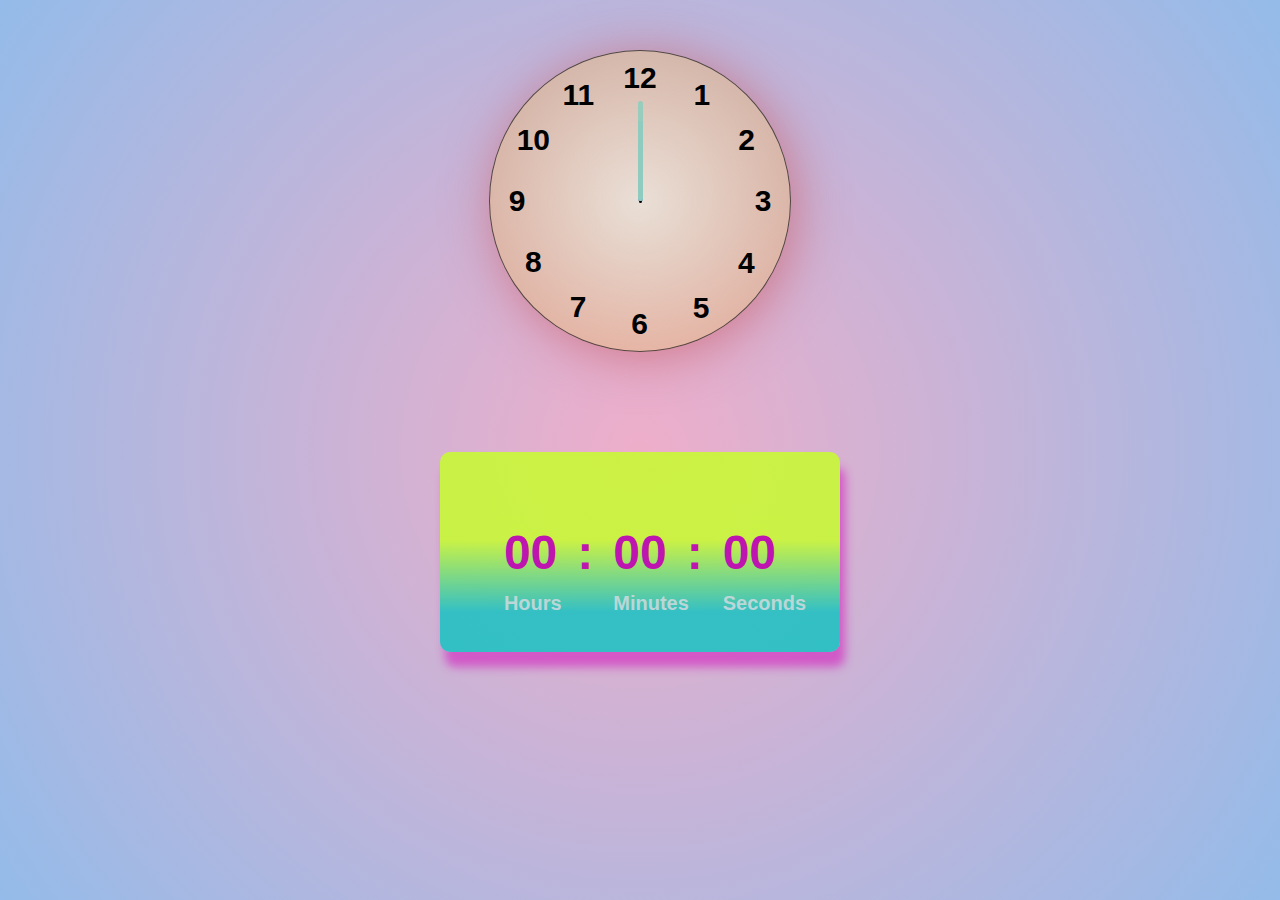
<file: CLOCK Project/Index.html>
<!DOCTYPE html>
<html lang="en">
<head>
      <meta charset="UTF-8">
      <meta name="viewport" content="width=device-width, initial-scale=1.0">
      <link rel="stylesheet" href="Style.css">
      <title>Clock</title>
</head>
<body>
<div class="hero">
      <div class="box1">
            <div class="clock1">
              <div style="--clr:#f6350a; --h:60px" id="hour" class="hand"><i></i></div> 
              <div style="--clr:#00a6ff; --h:80px" id="min" class="hand"><i></i></div>
              <div style="--clr:#95ccbbf5; --h:100px" id="sec" class="hand"><i></i></div>
               <span style="--i:1;"><b>1</b></span>     
               <span style="--i:2;"><b>2</b></span>     
               <span style="--i:3;"><b>3</b></span>     
               <span style="--i:4;"><b>4</b></span>     
               <span style="--i:5;"><b>5</b></span>     
               <span style="--i:6;"><b>6</b></span>     
               <span style="--i:7;"><b>7</b></span>     
               <span style="--i:8;"><b>8</b></span>     
               <span style="--i:9;"><b>9</b></span>     
               <span style="--i:10;"><b>10</b></span>     
               <span style="--i:11;"><b>11</b></span>     
               <span style="--i:12;"><b>12</b></span> 
           </div> 
      </div>
 <div class="box2">
       <div class="clock2">
                 
                 <span id="hr">00</span>
                 <span>:</span>
                 <span id="minutes">00</span>
                 <span>:</span>
                 <span id="seconds">00</span> 
           
      </div>
</div>
      <script src="Script.js"></script>  
</body>
</html>
</file>
<file: CLOCK Project/Style.css>
body{
  margin: 0;
  padding: 0;
  box-sizing: border-box;
  font-family: Verdana, Geneva, Tahoma, sans-serif;
  background: rgb(238,174,202);
  background: radial-gradient(circle, rgba(238,174,202,1) 0%, rgba(148,187,233,1) 100%);
  color: fff;
  min-height:  100vh;
}




.hero{
      display: flex;
      flex-direction: column;
      justify-content: center;
      align-items: center;
      gap: 100px;     
}


.box1{ 
}
     

.clock1{
      height: 300px;
      width: 300px;
      margin-top: 50px;
      background: rgb(231, 225, 220);
      background: radial-gradient(circle, rgb(233, 223, 214) 0%, rgba(233,153,40,0.335676625659051) 93%, rgba(178,184,185,0.7792366946778712) 100%);
      border: 1px solid rgba(0, 0, 0, 0.615);
      border-radius: 50%;
      box-shadow: 5px 5px 50px rgba(201, 91, 102, 0.656);
      display: flex;
     text-align: center;
     justify-content: center;
     align-items: center;
     position: relative;
}  

.clock1 span{
     
      transform: rotate(calc(30deg * var(--i)));
      inset: 10px;
      position: absolute;
      
}

.clock1 span b{
      transform: rotate(calc(-30deg * var(--i)));
      display: inline-block;
      font-size: 30px;
}
 .clock1::before{
       content: '';
       position: absolute;
       width: 3px;
       height: 3px;
       border-radius: 50%;
       background-color: black;
 }

.hand{
      position: absolute;
      display: flex;
      justify-content: center;
      align-items: flex-end;
      
}

.hand i{
      position: absolute;
      background-color: var(--clr);
      height: var(--h);
      width: 5px;
      border-radius: 15px;
}

.box2{
            
}

.clock2{
      width: 400px;
      height: 200px;
      color:rgb(190, 20, 176);
      font-weight: 700;
      font-size: 3rem;
      border-radius: 10px;
      box-shadow: 5px 15px 10px rgba(211, 37, 191, 0.633);
      background: rgb(195, 34, 123);
      background: linear-gradient(0deg, rgba(34,193,195,0.9) 20%, rgba(199,253,45,0.8492647058823529) 56%);
      display: flex;
      align-items: center;
      justify-content: center;   
}
.clock2 span{
      position: relative; 
      padding: 10px;    
}

.clock2 span::after { 
 font-size: 20px;
 position: absolute;
 bottom: -25px;
 left: 10px;
}

#hr::after{
      content: 'Hours';
      color: rgba(214, 219, 224, 0.814);
}
#minutes::after{
      content: 'Minutes';
      color: rgba(214, 219, 224, 0.814);
}
#seconds::after{
      content: 'Seconds';
      color: rgba(214, 219, 224, 0.814);
}
</file>
